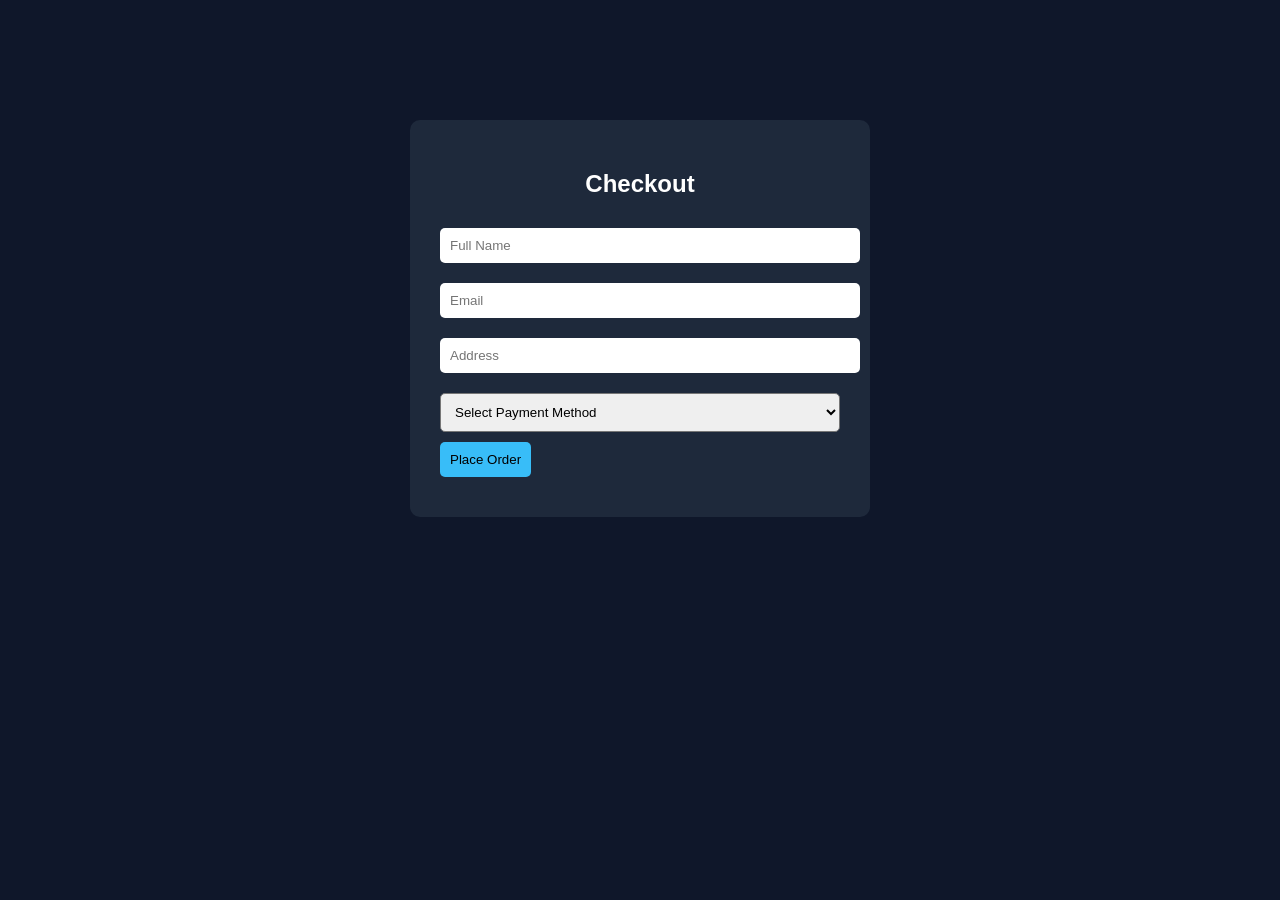
<file: Comp2171Groupproj/Checkout.html>
<!DOCTYPE html>
<html lang="en">
<head>
    <meta charset="UTF-8">
    <title>Checkout</title>
    <link rel="stylesheet" href="styles.css">

    <style>
        .checkout-container {
            background: #1e293b;
            padding: 30px;
            border-radius: 10px;
            width: 400px;
            margin: 100px auto;
        }

        select {
            width: 100%;
            padding: 10px;
            margin: 10px 0;
            border-radius: 5px;
        }
    </style>
</head>
<body>

<div class="checkout-container">

    <h2>Checkout</h2>

    <form id="checkoutForm">

        <input type="text" id="name" placeholder="Full Name" required>

        <input type="email" id="email" placeholder="Email" required>

        <input type="text" id="address" placeholder="Address" required>

        <select id="paymentMethod" required>
            <option value="">Select Payment Method</option>
            <option value="Cash">Cash on Delivery</option>
            <option value="Card">Card</option>
        </select>

        <button type="submit">Place Order</button>

    </form>

    <div id="confirmationMessage"></div>

</div>

<script>
    document.getElementById("checkoutForm").addEventListener("submit", function (e) {
        e.preventDefault();

        document.getElementById("confirmationMessage").innerText =
            "Order placed successfully!";
             setTimeout(() => {
                window.location.href = "index.html";
                }, 1500);
    });

    document.getElementById("checkoutForm").addEventListener("submit", function (e) {
    e.preventDefault();

    const name = document.getElementById("name").value;
    const email = document.getElementById("email").value;
    const address = document.getElementById("address").value;
    const payment = document.getElementById("paymentMethod").value;

    const cart = JSON.parse(localStorage.getItem("cart")) || [];


    const order = {
        name,
        email,
        address,
        payment,
        items: cart,
        date: new Date().toLocaleString()
    };

 
    let orders = JSON.parse(localStorage.getItem("orders")) || [];


    orders.push(order);

    localStorage.setItem("orders", JSON.stringify(orders));

    document.getElementById("confirmationMessage").innerText =
        "Order placed successfully!";


    localStorage.removeItem("cart");

    setTimeout(() => {
        window.location.href = "index.html";
    }, 2000);
});
</script>

</body>
</html>
</file>
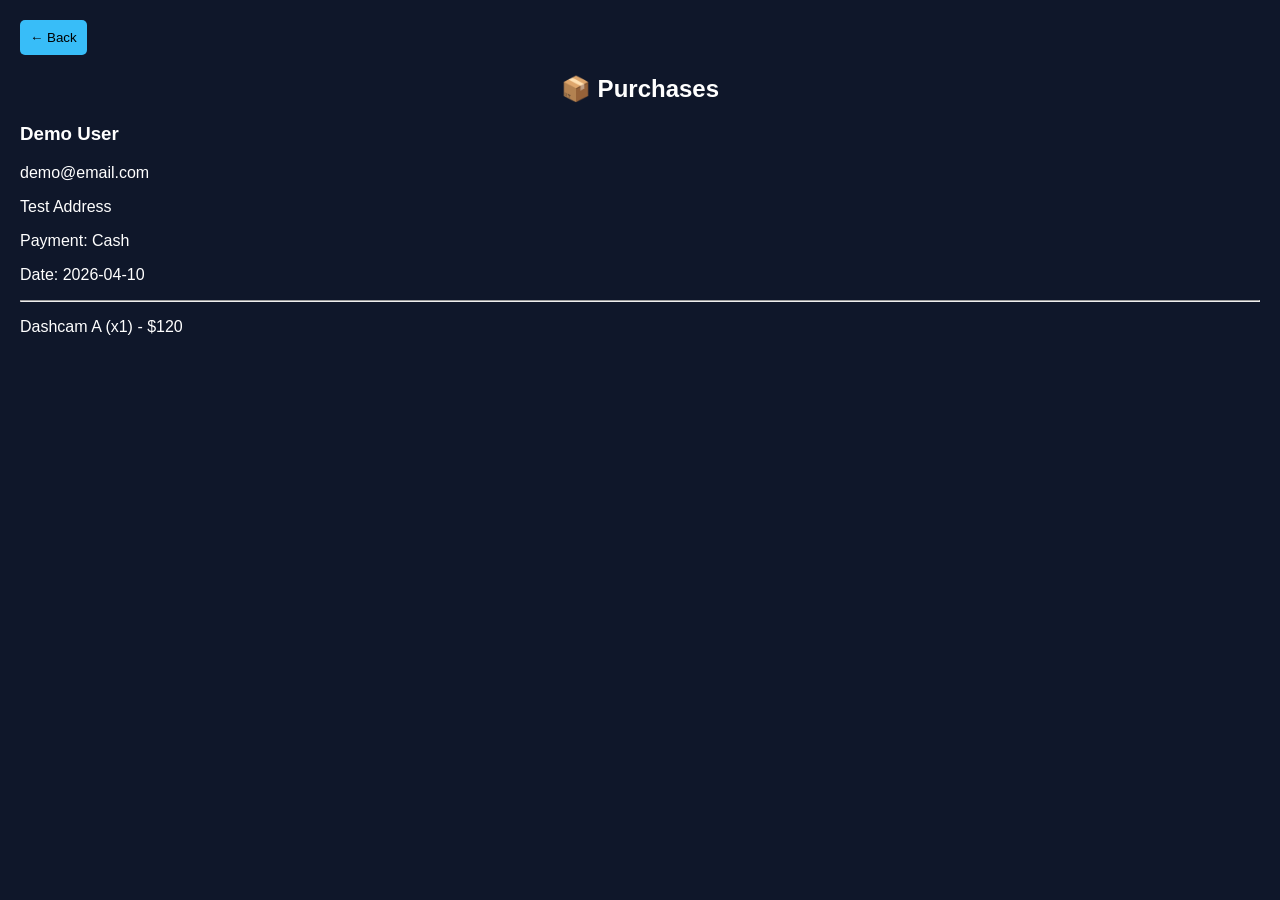
<file: Comp2171Groupproj/Orders.html>
<!DOCTYPE html>
<html lang="en">
<head>
    <meta charset="UTF-8">
    <title>Orders</title>
    <link rel="stylesheet" href="styles.css">
</head>
<body>

<div class="dashboard">

    <button onclick="goBack()">← Back</button>

    <h2>📦 Purchases</h2>

    <div id="ordersContainer"></div>

</div>

<script>
function loadOrders() {
    const orders = JSON.parse(localStorage.getItem("orders")) || [];
    const container = document.getElementById("ordersContainer");

    container.innerHTML = "";

    if (orders.length === 0) {
        container.innerHTML = "<p>No purchases yet.</p>";
        return;
    }

    orders.forEach(order => {
        let itemsHTML = "";

        order.items.forEach(item => {
            itemsHTML += `
                <p>${item.name} (x${item.qty}) - $${item.price}</p>
            `;
        });

        container.innerHTML += `
            <div class="card">
                <h3>${order.name}</h3>
                <p>${order.email}</p>
                <p>${order.address}</p>
                <p>Payment: ${order.payment}</p>
                <p>Date: ${order.date}</p>
                <hr>
                ${itemsHTML}
            </div>
        `;
    });
}

function goBack() {
    window.location.href = "index.html";
}


window.onload = function () {
    const user = localStorage.getItem("loggedInUser");
};
window.onload = function () {
    let orders = JSON.parse(localStorage.getItem("orders"));

    if (!orders) {
        orders = [
            {
                name: "Demo User",
                email: "demo@email.com",
                address: "Test Address",
                payment: "Cash",
                date: "2026-04-10",
                items: [
                    { name: "Dashcam A", price: 120, qty: 1 }
                ]
            }
        ];

        localStorage.setItem("orders", JSON.stringify(orders));
    }

    loadOrders();
};
</script>

</body>
</html>
</file>
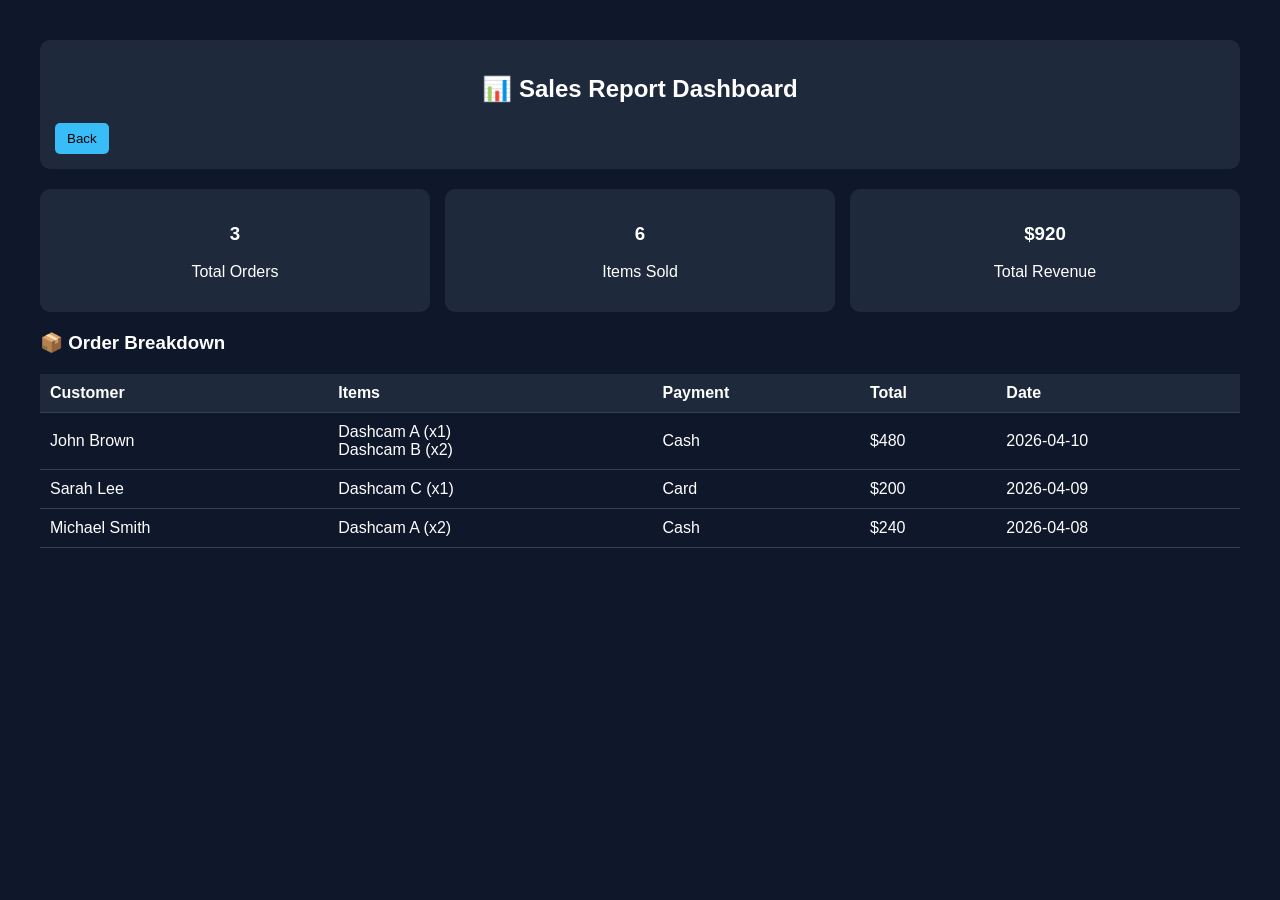
<file: Comp2171Groupproj/Salesreport.html>
<!DOCTYPE html>
<html lang="en">
<head>
    <meta charset="UTF-8">
    <title>Sales Report</title>
    <link rel="stylesheet" href="styles.css">

    <style>
        body {
            font-family: Arial;
            background: #0f172a;
            color: white;
        }

        .container {
            padding: 20px;
        }

        .header {
            background: #1e293b;
            padding: 15px;
            border-radius: 10px;
            margin-bottom: 20px;
        }

        .stats {
            display: grid;
            grid-template-columns: repeat(3, 1fr);
            gap: 15px;
            margin-bottom: 20px;
        }

        .card {
            background: #1e293b;
            padding: 15px;
            border-radius: 10px;
            text-align: center;
        }

        table {
            width: 100%;
            border-collapse: collapse;
            margin-top: 20px;
        }

        th, td {
            padding: 10px;
            border-bottom: 1px solid #334155;
            text-align: left;
        }

        th {
            background: #1e293b;
        }

        .btn {
            background: #38bdf8;
            padding: 8px 12px;
            border: none;
            border-radius: 5px;
            cursor: pointer;
            color: black;
        }

        .btn:hover {
            background: #0ea5e9;
        }
    </style>
</head>

<body>

<div class="container">

    <div class="header">
        <h2>📊 Sales Report Dashboard</h2>
        <button class="btn" onclick="goBack()">Back</button>
    </div>

    <div class="stats">
        <div class="card">
            <h3 id="totalOrders">0</h3>
            <p>Total Orders</p>
        </div>

        <div class="card">
            <h3 id="totalItems">0</h3>
            <p>Items Sold</p>
        </div>

        <div class="card">
            <h3 id="totalRevenue">$0</h3>
            <p>Total Revenue</p>
        </div>
    </div>

    <h3>📦 Order Breakdown</h3>

    <table>
        <thead>
            <tr>
                <th>Customer</th>
                <th>Items</th>
                <th>Payment</th>
                <th>Total</th>
                <th>Date</th>
            </tr>
        </thead>

        <tbody id="reportTable"></tbody>
    </table>

</div>

<script>
function loadReport() {

    // 🔥 SIMULATED DATA (NO CHECKOUT NEEDED)
    const orders = [
        {
            name: "John Brown",
            payment: "Cash",
            date: "2026-04-10",
            items: [
                { name: "Dashcam A", price: 120, qty: 1 },
                { name: "Dashcam B", price: 180, qty: 2 }
            ]
        },
        {
            name: "Sarah Lee",
            payment: "Card",
            date: "2026-04-09",
            items: [
                { name: "Dashcam C", price: 200, qty: 1 }
            ]
        },
        {
            name: "Michael Smith",
            payment: "Cash",
            date: "2026-04-08",
            items: [
                { name: "Dashcam A", price: 120, qty: 2 }
            ]
        }
    ];

    let totalOrders = orders.length;
    let totalItems = 0;
    let totalRevenue = 0;

    const table = document.getElementById("reportTable");

    orders.forEach(order => {

        let orderTotal = 0;
        let itemText = "";

        order.items.forEach(item => {
            const subtotal = item.price * item.qty;
            orderTotal += subtotal;
            totalItems += item.qty;

            itemText += `${item.name} (x${item.qty})<br>`;
        });

        totalRevenue += orderTotal;

        table.innerHTML += `
            <tr>
                <td>${order.name}</td>
                <td>${itemText}</td>
                <td>${order.payment}</td>
                <td>$${orderTotal}</td>
                <td>${order.date}</td>
            </tr>
        `;
    });

    document.getElementById("totalOrders").innerText = totalOrders;
    document.getElementById("totalItems").innerText = totalItems;
    document.getElementById("totalRevenue").innerText = "$" + totalRevenue;
}

function goBack() {
    window.location.href = "index.html";
}

window.onload = loadReport;
</script>

</body>
</html>
</file>
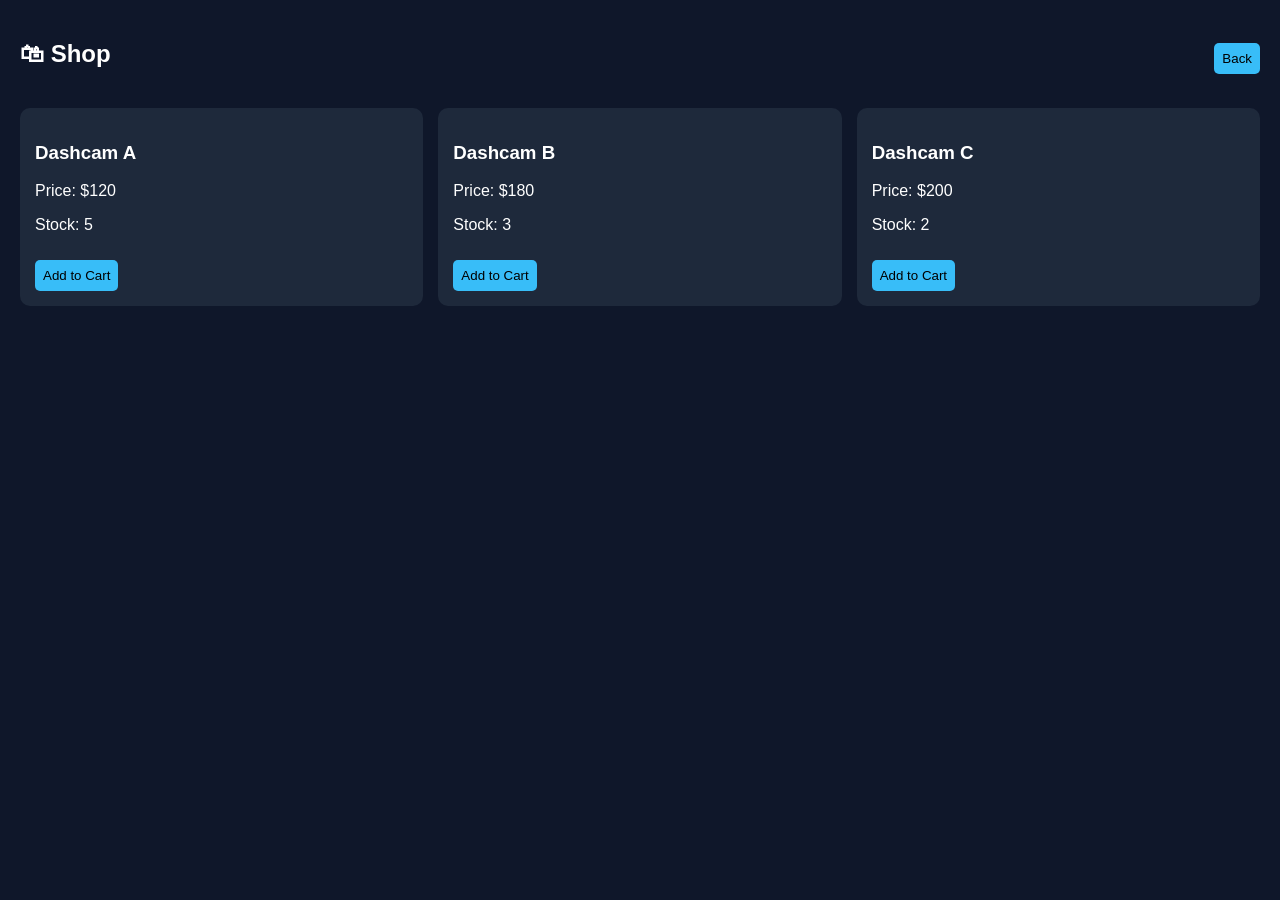
<file: Comp2171Groupproj/Shop.html>
<!DOCTYPE html>
<html lang="en">
<head>
    <meta charset="UTF-8">
    <title>Shop</title>
    <link rel="stylesheet" href="styles.css">

    <style>
        body {
            font-family: Arial;
            background: #0f172a;
            color: white;
            padding: 20px;
        }

        .header {
            display: flex;
            justify-content: space-between;
            align-items: center;
        }

        .grid {
            display: grid;
            grid-template-columns: repeat(3, 1fr);
            gap: 15px;
            margin-top: 20px;
        }

        .card {
            background: #1e293b;
            padding: 15px;
            border-radius: 10px;
        }

        button {
            background: #38bdf8;
            border: none;
            padding: 8px;
            margin-top: 10px;
            border-radius: 5px;
            cursor: pointer;
        }

        button:hover {
            background: #0ea5e9;
        }
    </style>
</head>

<body>

<div class="header">
    <h2>🛍 Shop</h2>
    <button onclick="goBack()">Back</button>
</div>

<div class="grid" id="productGrid"></div>

<script>
function loadProducts() {


    let products = JSON.parse(localStorage.getItem("products"));

    if (!products) {
        products = [
            { name: "Dashcam A", price: 120, stock: 5 },
            { name: "Dashcam B", price: 180, stock: 3 },
            { name: "Dashcam C", price: 200, stock: 2 }
        ];
    }

    const grid = document.getElementById("productGrid");

    products.forEach((product, index) => {

        grid.innerHTML += `
            <div class="card">
                <h3>${product.name}</h3>
                <p>Price: $${product.price}</p>
                <p>Stock: ${product.stock}</p>

                <button onclick="addToCart('${product.name}', ${product.price})">
                    Add to Cart
                </button>
            </div>
        `;
    });
}

function addToCart(name, price) {

    let cart = JSON.parse(localStorage.getItem("cart")) || [];

    cart.push({
        name: name,
        price: price,
        qty: 1
    });

    localStorage.setItem("cart", JSON.stringify(cart));

    alert(name + " added to cart!");
}

function goBack() {
    window.location.href = "index.html";
}

window.onload = loadProducts;
</script>

</body>
</html>
</file>
<file: Comp2171Groupproj/styles.css>
body {
    font-family: Arial, sans-serif;
    background: #0f172a;
    color: white;
    margin: 0;
    padding: 20px;
}

.login-container {
    background: #1e293b;
    padding: 30px;
    border-radius: 10px;
    width: 300px;
    box-shadow: 0 0 10px rgba(0,0,0,0.5);

    margin: 100px auto;
}

h2 {
    text-align: center;
}

input {
    width: 100%;
    padding: 10px;
    margin: 10px 0;
    border: none;
    border-radius: 5px;
}

button {
    padding: 10px;
    background: #38bdf8;
    border: none;
    border-radius: 5px;
    cursor: pointer;
}

button:hover {
    background: #0ea5e9;
}

        #cartSection,
        #checkoutSection {
            background: #1e293b;
            padding: 20px;
            border-radius: 10px;
            margin-top: 20px;
        }

        #confirmationMessage {
            margin-top: 10px;
            color: lightgreen;
        }

        select {
            width: 100%;
            padding: 10px;
            margin-top: 10px;
            border-radius: 5px;
        }

.message {
    text-align: center;
    margin-top: 10px;
}
.register-text a {
    color: #f83838;
    text-decoration: none;
    cursor: pointer;
}

.register-text a:hover {
    text-decoration: underline;
}
</file>
